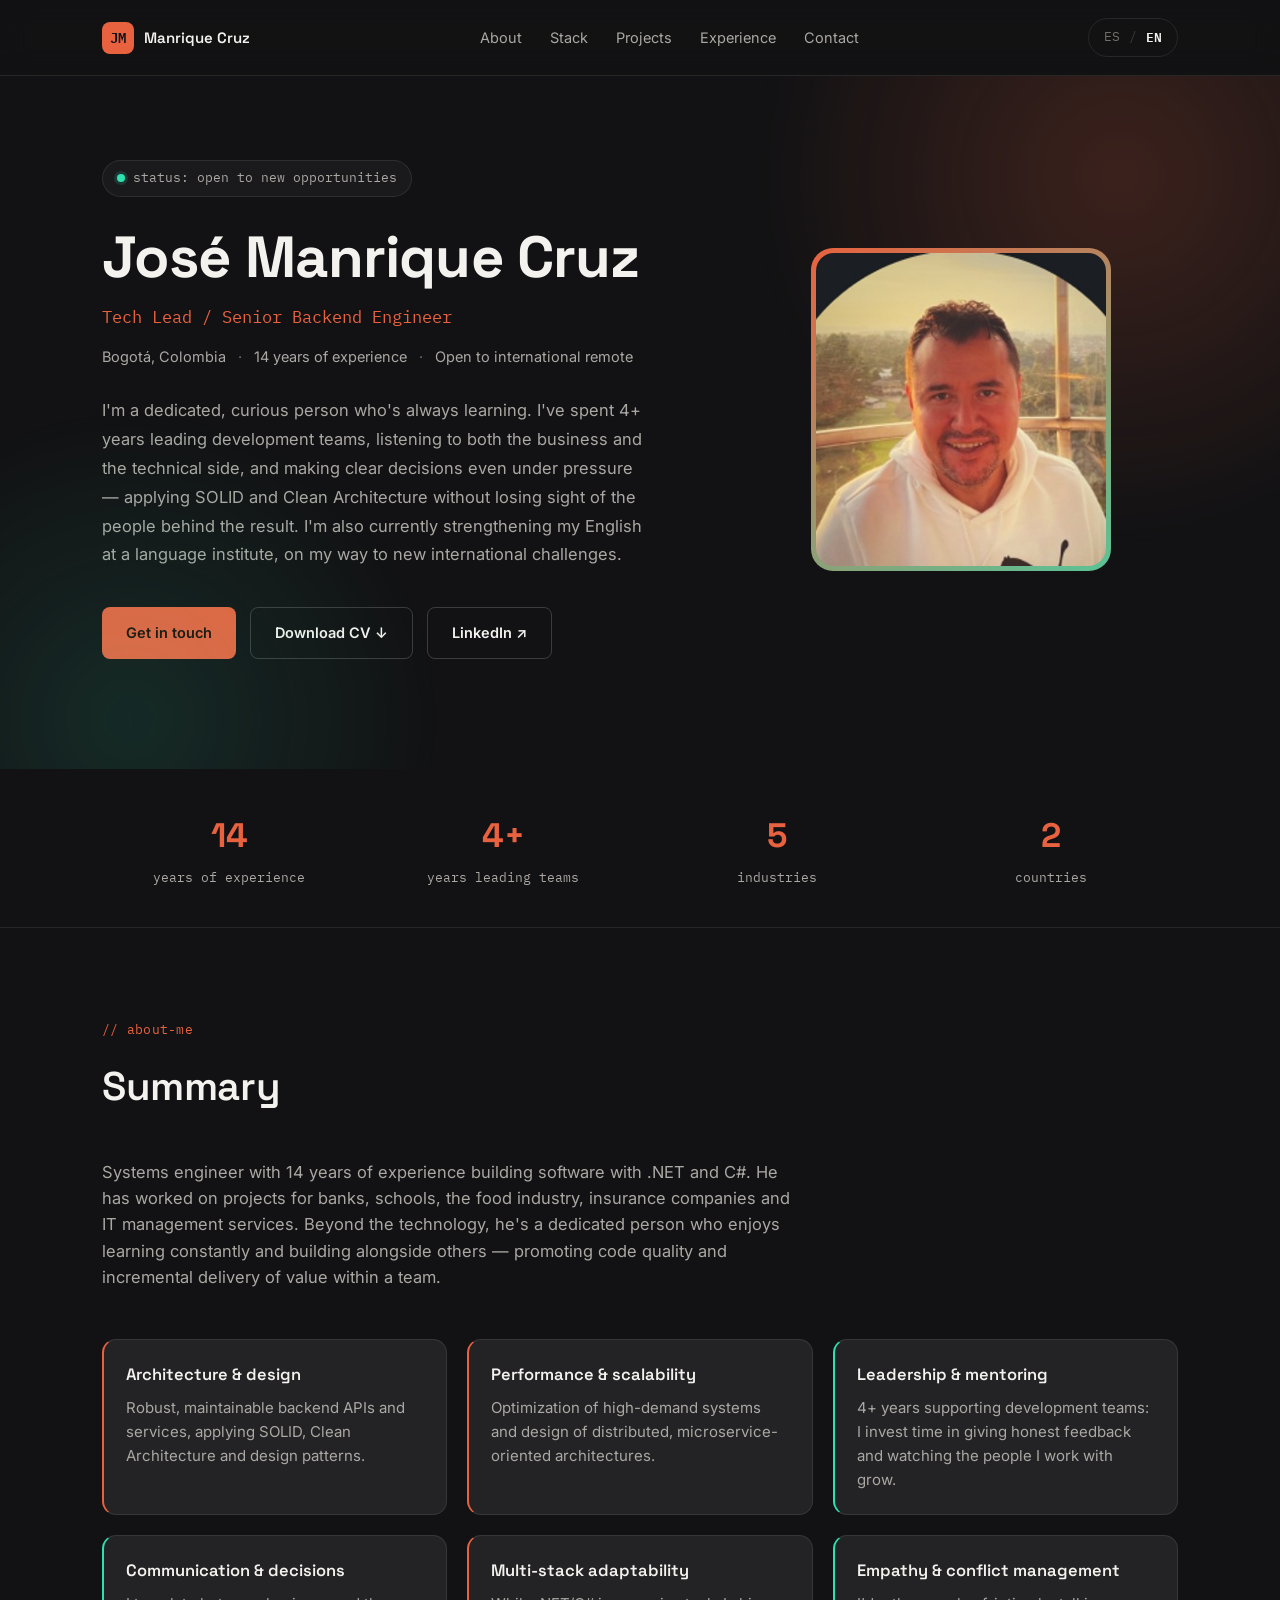
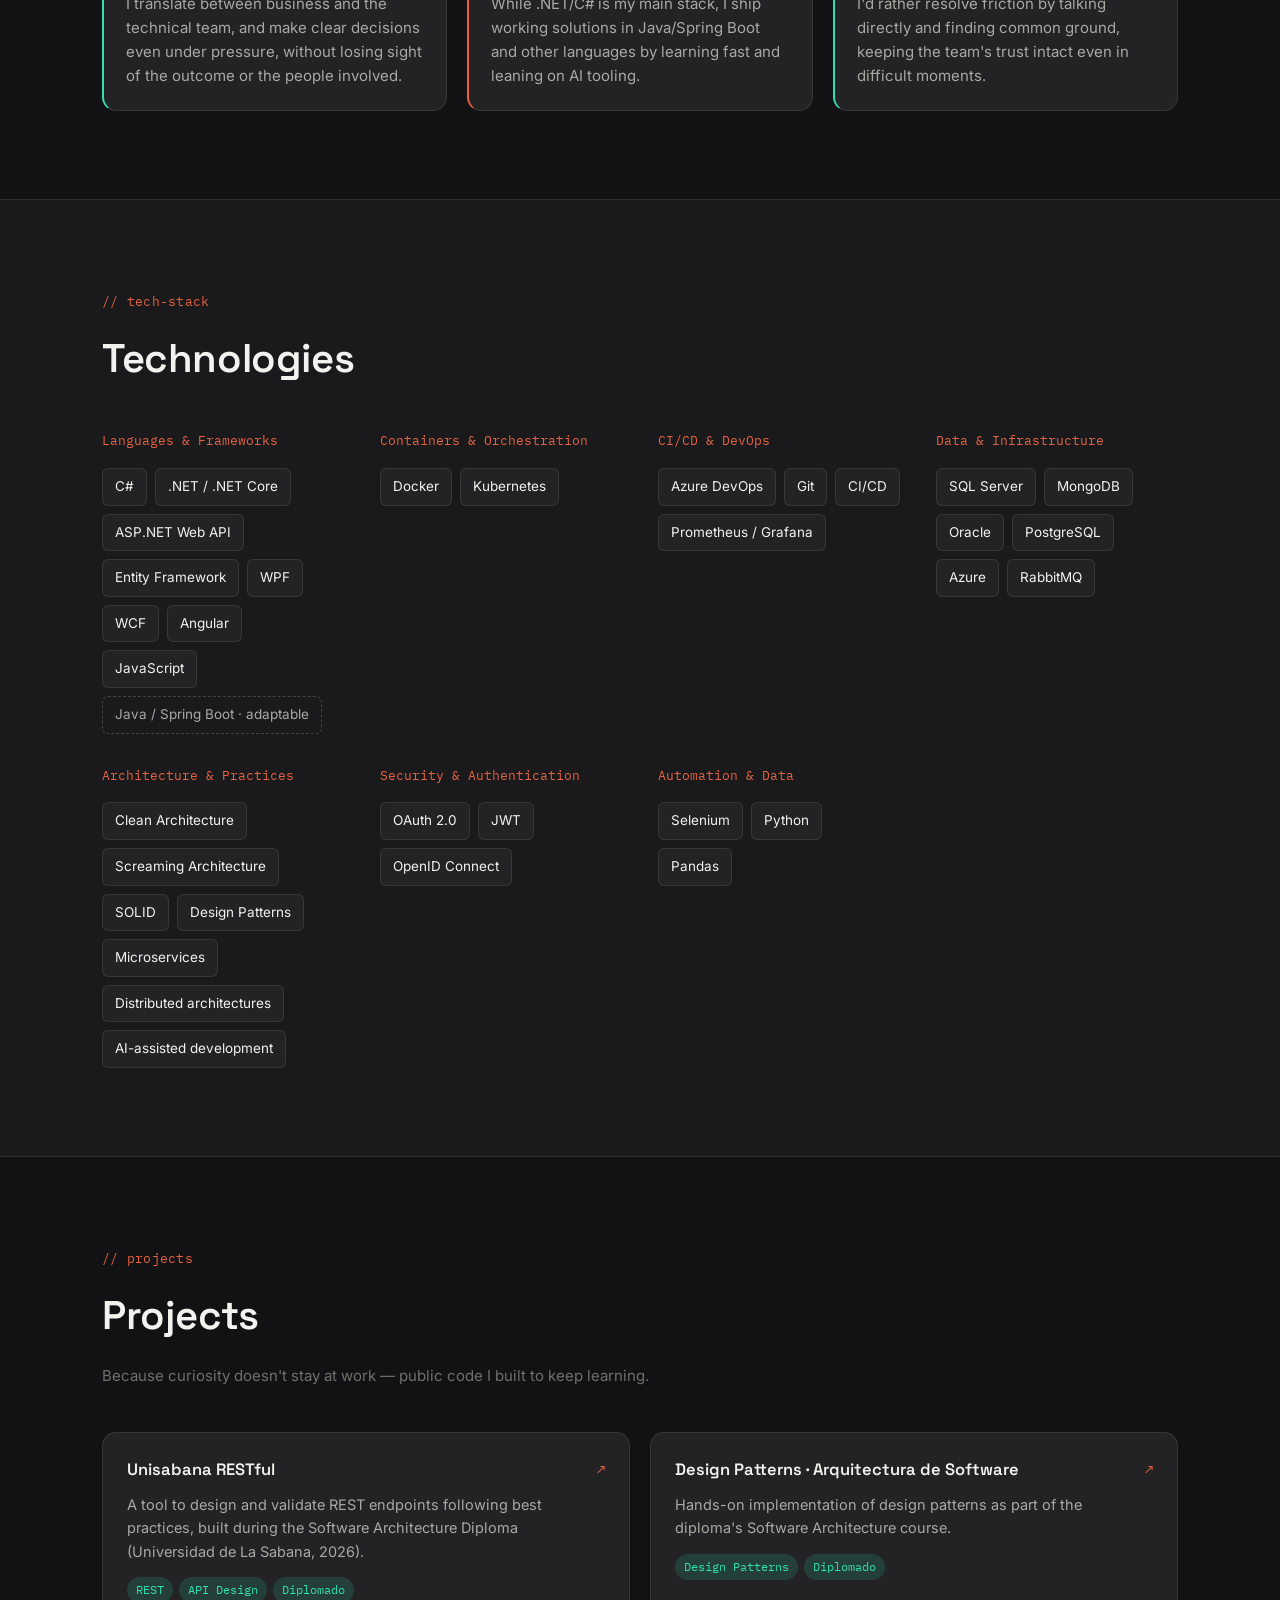
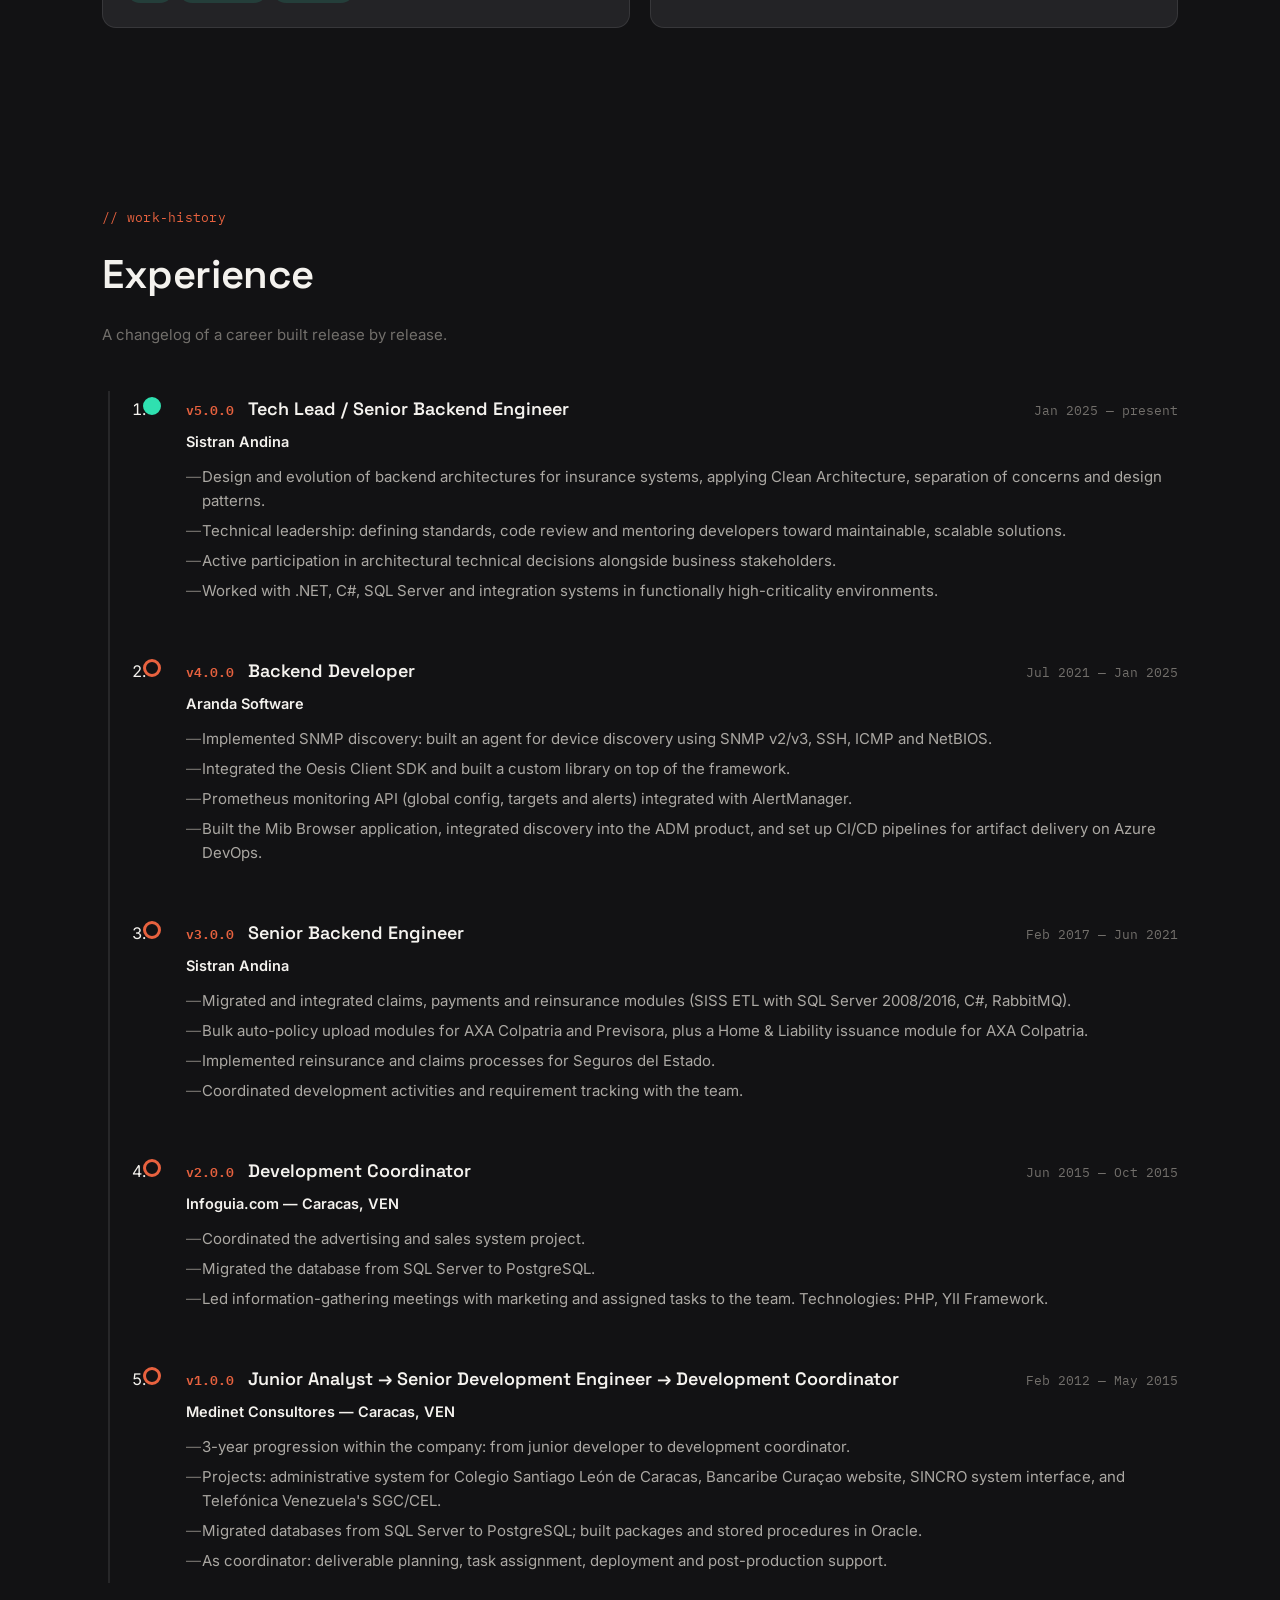
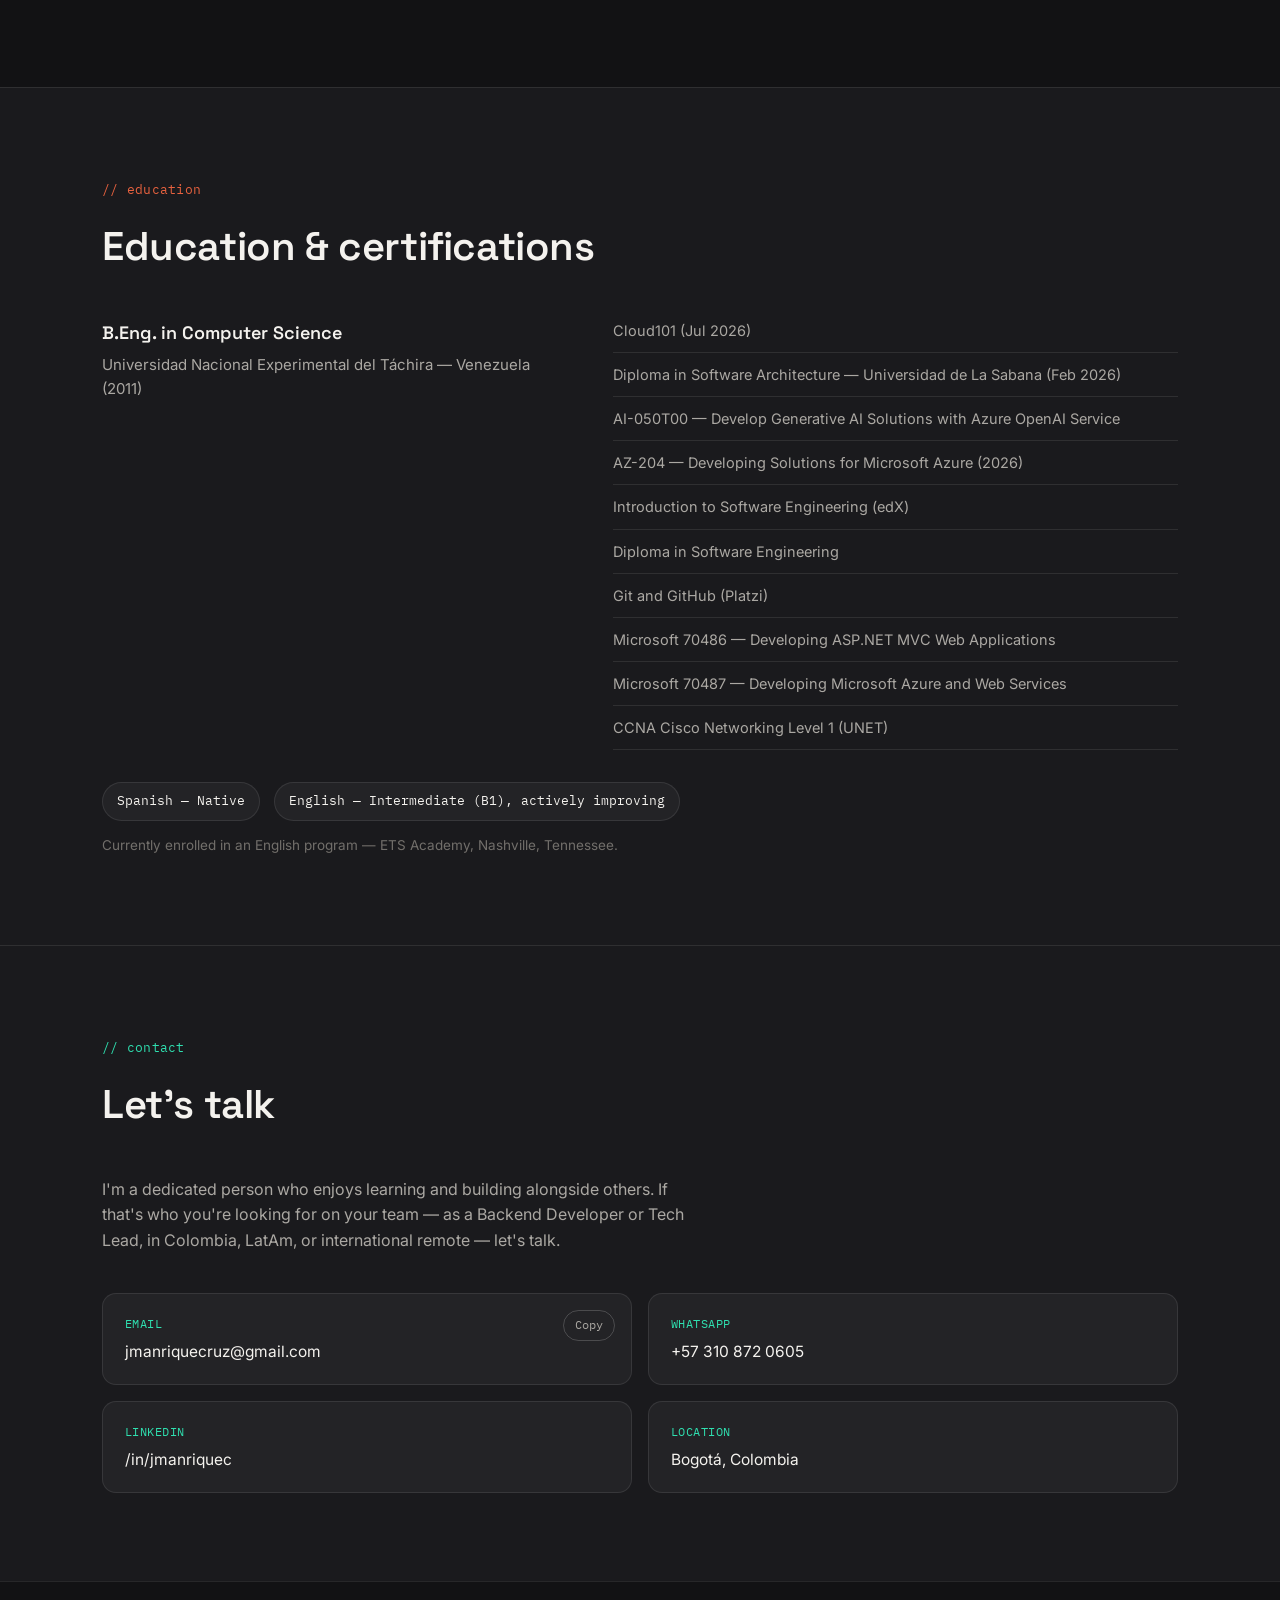
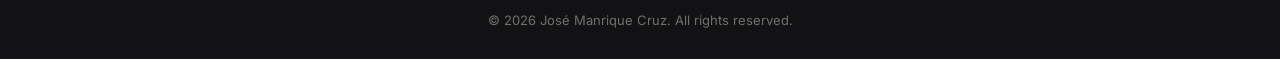
<file: index.html>
<!DOCTYPE html>
<html lang="es">
<head>
<meta charset="UTF-8">
<meta name="viewport" content="width=device-width, initial-scale=1.0">
<title>José Manrique Cruz — Tech Lead / Senior Backend Engineer</title>
<meta name="description" content="José Manrique Cruz — Ingeniero de Sistemas, Tech Lead / Senior Backend Engineer especializado en .NET, C# y arquitecturas backend escalables.">
<link rel="preconnect" href="https://fonts.googleapis.com">
<link href="https://fonts.googleapis.com/css2?family=IBM+Plex+Mono:wght@400;500;600&family=Space+Grotesk:wght@500;600;700&family=Inter:wght@400;500;600;700&display=swap" rel="stylesheet">
<link rel="stylesheet" href="styles.css">
</head>
<body>

<div class="scroll-progress" id="scrollProgress" aria-hidden="true"></div>

<!-- ============ NAV ============ -->
<header class="nav" id="nav">
  <div class="nav__inner">
    <a href="#top" class="nav__brand" aria-label="José Manrique Cruz">
      <span class="nav__brand-mark">JM</span>
      <span class="nav__brand-name">Manrique Cruz</span>
    </a>

    <nav class="nav__links" id="navLinks">
      <a href="#about" data-i18n="nav.about">Sobre mí</a>
      <a href="#stack" data-i18n="nav.stack">Stack</a>
      <a href="#projects" data-i18n="nav.projects">Proyectos</a>
      <a href="#experience" data-i18n="nav.experience">Experiencia</a>
      <a href="#contact" data-i18n="nav.contact">Contacto</a>
    </nav>

    <div class="nav__actions">
      <button class="lang-toggle" id="langToggle" type="button" aria-label="Cambiar idioma">
        <span class="lang-toggle__opt is-active" data-lang-opt="es">ES</span>
        <span class="lang-toggle__sep">/</span>
        <span class="lang-toggle__opt" data-lang-opt="en">EN</span>
      </button>
      <button class="nav__burger" id="navBurger" aria-label="Abrir menú" aria-expanded="false">
        <span></span><span></span><span></span>
      </button>
    </div>
  </div>
</header>

<main id="top">

  <!-- ============ HERO ============ -->
  <section class="hero" id="hero">
    <div class="hero__inner">
      <div class="hero__text">
        <p class="terminal">
          <span class="terminal__dot" aria-hidden="true"></span>
          <span data-i18n="hero.status">status: abierto a nuevas oportunidades</span>
        </p>

        <h1 class="hero__name">José Manrique Cruz</h1>
        <p class="hero__role" data-i18n="hero.role">Tech Lead / Senior Backend Engineer</p>

        <p class="hero__meta">
          <span data-i18n="hero.location">Bogotá, Colombia</span>
          <span class="hero__meta-sep">·</span>
          <span data-i18n="hero.exp">14 años de experiencia</span>
          <span class="hero__meta-sep">·</span>
          <span data-i18n="hero.remote">Abierto a remoto internacional</span>
        </p>

        <p class="hero__pitch" data-i18n="hero.pitch">
          Soy una persona dedicada y curiosa, en aprendizaje constante. Llevo más de 4 años liderando
          equipos de desarrollo, escuchando tanto al negocio como al equipo técnico y tomando decisiones
          claras incluso bajo presión — aplicando SOLID y Clean Architecture sin perder de vista a las
          personas detrás del resultado. Hoy también estoy fortaleciendo mi inglés en un instituto,
          camino a nuevos retos internacionales.
        </p>

        <div class="hero__cta">
          <a class="btn btn--primary" href="mailto:jmanriquecruz@gmail.com" data-i18n="hero.ctaEmail">Escribirme</a>
          <a class="btn btn--ghost" id="cvDownload" href="cv/Jose_ManriqueCruz_CV_ES.pdf" download data-i18n="hero.ctaCv">Descargar CV ↓</a>
          <a class="btn btn--ghost" href="https://www.linkedin.com/in/jmanriquec" target="_blank" rel="noopener">LinkedIn ↗</a>
        </div>
      </div>

      <div class="hero__photo-wrap">
        <div class="hero__photo-frame">
          <img class="hero__photo" src="photo.jpeg" alt="Foto de José Manrique Cruz">
        </div>
      </div>
    </div>
  </section>

  <!-- ============ KEY NUMBERS ============ -->
  <section class="stats">
    <div class="section__inner stats__inner">
      <div class="stat">
        <span class="stat__value">14</span>
        <span class="stat__label" data-i18n="stats.years">años de experiencia</span>
      </div>
      <div class="stat">
        <span class="stat__value">4+</span>
        <span class="stat__label" data-i18n="stats.leading">años liderando equipos</span>
      </div>
      <div class="stat">
        <span class="stat__value">5</span>
        <span class="stat__label" data-i18n="stats.industries">industrias distintas</span>
      </div>
      <div class="stat">
        <span class="stat__value">2</span>
        <span class="stat__label" data-i18n="stats.countries">países</span>
      </div>
    </div>
  </section>

  <!-- ============ ABOUT / STRENGTHS ============ -->
  <section class="section" id="about">
    <div class="section__inner">
      <p class="eyebrow" data-i18n="about.eyebrow">// sobre-mí</p>
      <h2 class="section__title" data-i18n="about.title">Extracto</h2>
      <p class="about__text" data-i18n="about.text">
        Ingeniero de sistemas con más de 10 años de experiencia en desarrollo de software usando .NET
        y C#. He trabajado en proyectos para bancos, colegios, la industria de alimentos, aseguradoras
        y empresas de gestión de TI. Más allá de la tecnología, soy una persona dedicada que disfruta
        aprender constantemente y construir junto a otros — promoviendo calidad de código y entregas
        incrementales de valor dentro de un equipo.
      </p>

      <div class="strengths">
        <div class="strength">
          <p class="strength__title" data-i18n="about.s1t">Arquitectura &amp; diseño</p>
          <p class="strength__desc" data-i18n="about.s1d">APIs y servicios backend robustos y mantenibles, aplicando SOLID, Clean Architecture y patrones de diseño.</p>
        </div>
        <div class="strength">
          <p class="strength__title" data-i18n="about.s2t">Rendimiento &amp; escalabilidad</p>
          <p class="strength__desc" data-i18n="about.s2d">Optimización de sistemas de alta demanda y diseño de arquitecturas distribuidas orientadas a microservicios.</p>
        </div>
        <div class="strength strength--soft">
          <p class="strength__title" data-i18n="about.s3t">Liderazgo &amp; mentoría</p>
          <p class="strength__desc" data-i18n="about.s3d">4+ años acompañando equipos de desarrollo: invierto tiempo en dar retroalimentación honesta y en ver crecer a las personas con las que trabajo.</p>
        </div>
        <div class="strength strength--soft">
          <p class="strength__title" data-i18n="about.s4t">Comunicación &amp; decisiones</p>
          <p class="strength__desc" data-i18n="about.s4d">Traduzco entre negocio y equipo técnico, y tomo decisiones claras incluso bajo presión, sin perder de vista ni el resultado ni a las personas.</p>
        </div>
        <div class="strength">
          <p class="strength__title" data-i18n="about.s5t">Adaptabilidad multi-stack</p>
          <p class="strength__desc" data-i18n="about.s5d">Aunque .NET/C# es mi stack principal, entrego soluciones funcionales en Java/Spring Boot y otros lenguajes apoyándome en aprendizaje rápido y herramientas de IA.</p>
        </div>
        <div class="strength strength--soft">
          <p class="strength__title" data-i18n="about.s6t">Empatía &amp; manejo de conflictos</p>
          <p class="strength__desc" data-i18n="about.s6d">Prefiero resolver la fricción hablando directamente y buscando el punto en común, manteniendo la confianza del equipo incluso en momentos difíciles.</p>
        </div>
      </div>
    </div>
  </section>

  <!-- ============ STACK ============ -->
  <section class="section section--tint" id="stack">
    <div class="section__inner">
      <p class="eyebrow" data-i18n="stack.eyebrow">// stack-técnico</p>
      <h2 class="section__title" data-i18n="stack.title">Tecnologías</h2>

      <div class="stackgrid">
        <div class="stackgroup">
          <p class="stackgroup__title" data-i18n="stack.g1">Lenguajes &amp; Frameworks</p>
          <ul class="tags">
            <li>C#</li><li>.NET / .NET Core</li><li>ASP.NET Web API</li><li>Entity Framework</li><li>WPF</li>
            <li>WCF</li><li>Angular</li><li>JavaScript</li>
            <li class="tag--secondary" data-i18n="stack.java">Java / Spring Boot · adaptable</li>
          </ul>
        </div>
        <div class="stackgroup">
          <p class="stackgroup__title" data-i18n="stack.g6">Contenedores &amp; Orquestación</p>
          <ul class="tags">
            <li>Docker</li><li>Kubernetes</li>
          </ul>
        </div>
        <div class="stackgroup">
          <p class="stackgroup__title" data-i18n="stack.g7">CI/CD &amp; DevOps</p>
          <ul class="tags">
            <li>Azure DevOps</li><li>Git</li><li>CI/CD</li><li>Prometheus / Grafana</li>
          </ul>
        </div>
        <div class="stackgroup">
          <p class="stackgroup__title" data-i18n="stack.g2">Datos &amp; Infraestructura</p>
          <ul class="tags">
            <li>SQL Server</li><li>MongoDB</li><li>Oracle</li><li>PostgreSQL</li>
            <li>Azure</li><li>RabbitMQ</li>
          </ul>
        </div>
        <div class="stackgroup">
          <p class="stackgroup__title" data-i18n="stack.g3">Arquitectura &amp; Prácticas</p>
          <ul class="tags">
            <li>Clean Architecture</li><li>Screaming Architecture</li><li>SOLID</li><li>Design Patterns</li>
            <li data-i18n="stack.microservices">Microservicios</li><li data-i18n="stack.distributed">Arquitecturas distribuidas</li>
            <li data-i18n="stack.ai">Desarrollo asistido por IA</li>
          </ul>
        </div>
        <div class="stackgroup">
          <p class="stackgroup__title" data-i18n="stack.g4">Seguridad &amp; Autenticación</p>
          <ul class="tags">
            <li>OAuth 2.0</li><li>JWT</li><li>OpenID Connect</li>
          </ul>
        </div>
        <div class="stackgroup">
          <p class="stackgroup__title" data-i18n="stack.g5">Automatización &amp; Datos</p>
          <ul class="tags">
            <li>Selenium</li><li>Python</li><li>Pandas</li>
          </ul>
        </div>
      </div>
    </div>
  </section>

  <!-- ============ PROJECTS ============ -->
  <section class="section" id="projects">
    <div class="section__inner">
      <p class="eyebrow" data-i18n="projects.eyebrow">// proyectos</p>
      <h2 class="section__title" data-i18n="projects.title">Proyectos</h2>
      <p class="exp__subtitle" data-i18n="projects.subtitle">Porque la curiosidad no se queda solo en el trabajo — código público que construí para seguir aprendiendo.</p>

      <div class="projects" id="projects-grid"></div>
    </div>
  </section>

  <!-- ============ EXPERIENCE (changelog style) ============ -->
  <section class="section" id="experience">
    <div class="section__inner">
      <p class="eyebrow" data-i18n="exp.eyebrow">// historial-laboral</p>
      <h2 class="section__title" data-i18n="exp.title">Experiencia</h2>
      <p class="exp__subtitle" data-i18n="exp.subtitle">Un changelog de una carrera construida versión sobre versión.</p>

      <ol class="changelog" id="changelog">
        <!-- items injected by content.js for i18n consistency, see role list below (fallback static ES markup) -->
      </ol>
    </div>
  </section>

  <!-- ============ EDUCATION / CERTS ============ -->
  <section class="section section--tint" id="education">
    <div class="section__inner">
      <p class="eyebrow" data-i18n="edu.eyebrow">// formación</p>
      <h2 class="section__title" data-i18n="edu.title">Educación &amp; certificaciones</h2>

      <div class="edugrid">
        <div class="edu">
          <p class="edu__degree" data-i18n="edu.degree">Ingeniería en Informática</p>
          <p class="edu__school">Universidad Nacional Experimental del Táchira — Venezuela (2011)</p>
        </div>

        <ul class="certs">
          <li data-i18n="edu.c0">Cloud101 (jul. 2026)</li>
          <li data-i18n="edu.c1">Diplomado en Arquitectura de Software — Universidad de La Sabana (feb. 2026)</li>
          <li>AI-050T00 — Develop Generative AI Solutions with Azure OpenAI Service</li>
          <li>AZ-204 — Developing Solutions for Microsoft Azure (2026)</li>
          <li data-i18n="edu.c3">Introducción a la Ingeniería del Software (edX)</li>
          <li data-i18n="edu.c4">Diplomado en Ingeniería de Software</li>
          <li>Git and GitHub (Platzi)</li>
          <li>Microsoft 70486 — Developing ASP.NET MVC Web Applications</li>
          <li>Microsoft 70487 — Developing Microsoft Azure and Web Services</li>
          <li data-i18n="edu.c8">CCNA Cisco Networking Level 1 (UNET)</li>
        </ul>
      </div>

      <div class="langs">
        <span class="langs__item" data-i18n="edu.langEs">Español — Nativo</span>
        <span class="langs__item" data-i18n="edu.langEn">Inglés — Intermedio (B1), en formación activa</span>
      </div>
      <p class="edu__note" data-i18n="edu.note">Actualmente en programa de inglés — ETS Academy, Nashville, Tennessee.</p>
    </div>
  </section>

  <!-- ============ CONTACT ============ -->
  <section class="section contact" id="contact">
    <div class="section__inner contact__inner">
      <p class="eyebrow" data-i18n="contact.eyebrow">// contacto</p>
      <h2 class="section__title" data-i18n="contact.title">Hablemos</h2>
      <p class="contact__text" data-i18n="contact.text">
        Soy una persona dedicada, que disfruta aprender y construir junto a otros. Si buscas a alguien
        así para tu equipo — como Backend Developer o Tech Lead, en Colombia, LatAm o remoto
        internacional — hablemos.
      </p>

      <div class="contact__grid">
        <div class="contact__card contact__card--email">
          <a href="mailto:jmanriquecruz@gmail.com" class="contact__card-link">
            <span class="contact__label" data-i18n="contact.email">Email</span>
            <span class="contact__value">jmanriquecruz@gmail.com</span>
          </a>
          <button type="button" class="copy-btn" id="copyEmailBtn" data-email="jmanriquecruz@gmail.com" data-i18n="contact.copy" aria-label="Copiar email">Copiar</button>
        </div>
        <a class="contact__card" href="https://wa.me/573108720605" target="_blank" rel="noopener">
          <span class="contact__label">WhatsApp</span>
          <span class="contact__value">+57 310 872 0605</span>
        </a>
        <a class="contact__card" href="https://www.linkedin.com/in/jmanriquec" target="_blank" rel="noopener">
          <span class="contact__label">LinkedIn</span>
          <span class="contact__value">/in/jmanriquec</span>
        </a>
        <div class="contact__card contact__card--static">
          <span class="contact__label" data-i18n="contact.location">Ubicación</span>
          <span class="contact__value">Bogotá, Colombia</span>
        </div>
      </div>
    </div>
  </section>

</main>

<button type="button" class="back-to-top" id="backToTop" aria-label="Volver arriba">↑</button>

<footer class="footer">
  <p>&copy; <span id="year"></span> José Manrique Cruz. <span data-i18n="footer.rights">Todos los derechos reservados.</span></p>
</footer>

<script src="i18n.js"></script>
<script src="content.js"></script>
<script src="app.js"></script>
</body>
</html>
</file>
<file: styles.css>
/* ==========================================================================
   DESIGN TOKENS
   ------------------------------------------------------------------------
   Tema oscuro continuo (sin bandas claras/oscuras alternadas). Coral como
   acento principal, turquesa reservado como firma puntual (status, dot,
   un detalle por sección como máximo).
   ========================================================================== */
:root {
  /* surfaces */
  --bg-0: #121214;   /* base de página */
  --bg-1: #1A1A1D;   /* paneles / bandas sutiles */
  --bg-2: #232326;   /* tarjetas */
  --bg-3: #2C2C30;   /* hover / elevado */

  /* borders */
  --line: rgba(255,255,255,0.09);
  --line-strong: rgba(255,255,255,0.18);

  /* text */
  --ink: #F4F2EE;
  --ink-dim: #ABA8A3;
  --ink-faint: #726F6B;

  /* accent */
  --coral: #E8623F;
  --coral-soft: rgba(232,98,63,0.14);
  --coral-line: rgba(232,98,63,0.35);
  --teal: #2FE0B0;
  --teal-soft: rgba(47,224,176,0.14);

  /* type */
  --font-display: 'Space Grotesk', 'IBM Plex Sans', sans-serif;
  --font-body: 'Inter', 'IBM Plex Sans', sans-serif;
  --font-mono: 'IBM Plex Mono', ui-monospace, monospace;

  /* layout */
  --maxw: 1140px;
  --radius: 14px;
  --radius-sm: 8px;
  --nav-h: 76px;
}

/* ==========================================================================
   RESET
   ========================================================================== */
* { box-sizing: border-box; }
html { scroll-behavior: smooth; overflow-x: hidden; }
body {
  margin: 0;
  background: var(--bg-0);
  color: var(--ink);
  font-family: var(--font-body);
  font-size: 16px;
  line-height: 1.6;
  -webkit-font-smoothing: antialiased;
  overflow-x: hidden;
  width: 100%;
}
img { max-width: 100%; display: block; }
a { color: inherit; text-decoration: none; }
ul { list-style: none; margin: 0; padding: 0; }
h1, h2, h3, p { margin: 0; }
button { font: inherit; background: none; border: none; cursor: pointer; }

:focus-visible { outline: 2px solid var(--teal); outline-offset: 3px; }

@media (prefers-reduced-motion: reduce) {
  html { scroll-behavior: auto; }
  * { animation-duration: 0.01ms !important; transition-duration: 0.01ms !important; }
}

/* ==========================================================================
   LAYOUT HELPERS
   ========================================================================== */
.section__inner, .nav__inner { max-width: var(--maxw); margin: 0 auto; padding: 0 32px; }
.section { padding: 88px 0; position: relative; }
.section--tint { background: var(--bg-1); border-top: 1px solid var(--line); border-bottom: 1px solid var(--line); }

.eyebrow {
  display: inline-flex;
  align-items: center;
  gap: 8px;
  font-family: var(--font-mono);
  font-size: 13px;
  color: var(--coral);
  letter-spacing: 0.02em;
  margin-bottom: 14px;
}
.section__title {
  font-family: var(--font-display);
  font-weight: 600;
  font-size: clamp(28px, 3.4vw, 40px);
  letter-spacing: -0.01em;
  color: var(--ink);
  margin-bottom: 40px;
}

/* ==========================================================================
   SCROLL PROGRESS
   ========================================================================== */
.scroll-progress {
  position: fixed;
  top: 0; left: 0;
  height: 3px;
  width: 0%;
  background: linear-gradient(90deg, var(--coral), var(--teal));
  z-index: 60;
  transition: width .1s linear;
}

/* ==========================================================================
   NAV
   ========================================================================== */
.nav {
  position: sticky;
  top: 0;
  z-index: 50;
  height: var(--nav-h);
  background: rgba(18, 18, 20, 0.78);
  backdrop-filter: blur(14px);
  border-bottom: 1px solid var(--line);
  transition: box-shadow .25s ease, border-color .25s ease;
}
.nav.is-scrolled { box-shadow: 0 8px 24px rgba(0,0,0,0.28); border-color: var(--line-strong); }
.nav__inner { height: 100%; display: flex; align-items: center; justify-content: space-between; gap: 24px; }
.nav__brand { display: flex; align-items: center; gap: 10px; }
.nav__brand-mark {
  font-family: var(--font-mono);
  font-weight: 600;
  font-size: 14px;
  color: var(--bg-0);
  background: var(--coral);
  width: 32px; height: 32px;
  border-radius: 8px;
  display: grid; place-items: center;
}
.nav__brand-name { font-family: var(--font-display); font-weight: 600; font-size: 15px; color: var(--ink); }
.nav__links { display: flex; gap: 28px; font-size: 14.5px; color: var(--ink-dim); }
.nav__links a { transition: color .15s ease; }
.nav__links a:hover { color: var(--ink); }
.nav__links a.is-active { color: var(--coral); }

.nav__actions { display: flex; align-items: center; gap: 16px; }
.lang-toggle {
  display: flex; align-items: center; gap: 6px;
  font-family: var(--font-mono); font-size: 13px; color: var(--ink-dim);
  border: 1px solid var(--line); border-radius: 999px; padding: 6px 12px;
}
.lang-toggle__opt { padding: 2px 3px; color: var(--ink-faint); transition: color .15s ease; }
.lang-toggle__opt.is-active { color: var(--ink); font-weight: 600; }
.lang-toggle__sep { color: var(--line-strong); }

.nav__burger { display: none; flex-direction: column; gap: 4px; width: 24px; }
.nav__burger span { height: 2px; background: var(--ink); border-radius: 2px; }

/* ==========================================================================
   BUTTONS
   ========================================================================== */
.btn {
  display: inline-flex; align-items: center; justify-content: center;
  padding: 13px 24px; border-radius: var(--radius-sm);
  font-size: 14.5px; font-weight: 600;
  transition: transform .15s ease, background .15s ease, border-color .15s ease;
}
.btn--primary { background: var(--coral); color: #1A0D08; }
.btn--primary:hover { background: #F0764F; transform: translateY(-1px); }
.btn--ghost { border: 1px solid var(--line-strong); color: var(--ink); }
.btn--ghost:hover { border-color: var(--ink); transform: translateY(-1px); }

/* ==========================================================================
   HERO
   ========================================================================== */
.hero { position: relative; overflow: hidden; }
.hero::before {
  content: "";
  position: absolute;
  top: -280px; right: -220px;
  width: 760px; height: 760px;
  background: radial-gradient(circle, rgba(232,98,63,0.20) 0%, rgba(232,98,63,0) 68%);
  filter: blur(10px);
  pointer-events: none;
}
.hero::after {
  content: "";
  position: absolute;
  bottom: -260px; left: -180px;
  width: 620px; height: 620px;
  background: radial-gradient(circle, rgba(47,224,176,0.12) 0%, rgba(47,224,176,0) 70%);
  filter: blur(10px);
  pointer-events: none;
}
.hero__inner {
  position: relative;
  max-width: var(--maxw);
  margin: 0 auto;
  padding: 84px 32px 110px;
  display: grid;
  grid-template-columns: 1.15fr 0.85fr;
  gap: 56px;
  align-items: center;
}

@keyframes rise-in {
  from { opacity: 0; transform: translateY(22px); }
  to { opacity: 1; transform: none; }
}
.hero__text { animation: rise-in .7s ease both; }
.hero__photo-wrap { animation: rise-in .8s ease .15s both; }

.terminal {
  display: inline-flex; align-items: center; gap: 8px;
  font-family: var(--font-mono); font-size: 13px; color: var(--ink-dim);
  background: var(--bg-1); border: 1px solid var(--line);
  padding: 7px 14px; border-radius: 999px; margin-bottom: 30px;
}
.terminal__dot {
  width: 8px; height: 8px; border-radius: 50%;
  background: var(--teal);
  box-shadow: 0 0 0 3px var(--teal-soft);
}

.hero__name {
  font-family: var(--font-display);
  font-weight: 700;
  font-size: clamp(38px, 4.8vw, 58px);
  line-height: 1.05;
  letter-spacing: -0.015em;
  color: var(--ink);
}
.hero__role {
  font-family: var(--font-mono);
  font-size: 17px;
  color: var(--coral);
  margin-top: 16px;
}
.hero__meta { margin-top: 14px; color: var(--ink-dim); font-size: 14.5px; }
.hero__meta-sep { margin: 0 8px; color: var(--ink-faint); }

.hero__pitch { margin-top: 28px; max-width: 54ch; color: var(--ink-dim); font-size: 16.5px; line-height: 1.75; }

.hero__cta { display: flex; gap: 14px; margin-top: 38px; }

.hero__photo-wrap { position: relative; justify-self: center; }
.hero__photo-frame {
  position: relative;
  width: 300px;
  border-radius: 22px;
  padding: 5px;
  background: linear-gradient(150deg, var(--coral), var(--teal) 130%);
}
.hero__photo {
  width: 100%;
  aspect-ratio: 1 / 1.08;
  object-fit: cover;
  object-position: center 22%;
  border-radius: 18px;
  display: block;
}

/* ==========================================================================
   KEY NUMBERS STRIP
   ========================================================================== */
.stats { padding: 40px 0; border-bottom: 1px solid var(--line); }
.stats__inner {
  display: grid;
  grid-template-columns: repeat(4, 1fr);
  gap: 20px;
  text-align: center;
}
.stat { display: flex; flex-direction: column; gap: 4px; }
.stat__value { font-family: var(--font-display); font-weight: 700; font-size: clamp(26px, 3vw, 34px); color: var(--coral); }
.stat__label { font-family: var(--font-mono); font-size: 12.5px; color: var(--ink-dim); }

/* ==========================================================================
   ABOUT
   ========================================================================== */
.about__text { max-width: 70ch; color: var(--ink-dim); font-size: 16.5px; margin-bottom: 48px; }
.strengths { display: grid; grid-template-columns: repeat(auto-fit, minmax(280px, 1fr)); gap: 20px; }
.strength {
  padding: 22px;
  background: var(--bg-2);
  border: 1px solid var(--line);
  border-radius: var(--radius);
  border-left: 2px solid var(--coral);
  transition: border-color .15s ease, background .15s ease, transform .15s ease;
}
.strength:hover { background: var(--bg-3); transform: translateY(-2px); }
.strength.strength--soft:hover { border-left-color: var(--teal); }
.strength__title { font-family: var(--font-display); font-weight: 600; font-size: 16.5px; color: var(--ink); margin-bottom: 8px; }
.strength__desc { color: var(--ink-dim); font-size: 15px; }
.strength--soft { border-left-color: var(--teal); }

/* ==========================================================================
   STACK
   ========================================================================== */
.stackgrid { display: grid; grid-template-columns: repeat(auto-fit, minmax(230px, 1fr)); gap: 32px 36px; }
.stackgroup__title { font-family: var(--font-mono); font-size: 13px; color: var(--coral); margin-bottom: 16px; }
.tags { display: flex; flex-wrap: wrap; gap: 8px; }
.tags li {
  font-size: 13.5px; color: var(--ink);
  background: var(--bg-2); border: 1px solid var(--line);
  padding: 7px 12px; border-radius: 6px;
}
.tags li.tag--secondary { background: transparent; border-style: dashed; border-color: var(--line-strong); color: var(--ink-dim); }

/* ==========================================================================
   PROJECTS
   ========================================================================== */
.projects { display: grid; grid-template-columns: repeat(auto-fit, minmax(300px, 1fr)); gap: 20px; }
.project {
  display: block; padding: 24px;
  border: 1px solid var(--line); border-radius: var(--radius);
  background: var(--bg-2);
  transition: border-color .15s ease, transform .15s ease, background .15s ease;
}
a.project:hover { border-color: var(--coral-line); background: var(--bg-3); transform: translateY(-2px); }
.project__head { display: flex; align-items: center; justify-content: space-between; gap: 12px; margin-bottom: 10px; }
.project__name { font-family: var(--font-display); font-weight: 600; font-size: 16.5px; color: var(--ink); }
.project__arrow { font-family: var(--font-mono); color: var(--coral); font-size: 14px; }
.project__desc { color: var(--ink-dim); font-size: 14.5px; margin-bottom: 14px; }
.project__tags { display: flex; flex-wrap: wrap; gap: 6px; }
.project__tags span {
  font-family: var(--font-mono); font-size: 11.5px; color: var(--teal);
  background: var(--teal-soft); padding: 4px 9px; border-radius: 999px;
}

/* ==========================================================================
   EXPERIENCE — changelog
   ========================================================================== */
.exp__subtitle { color: var(--ink-faint); font-size: 15px; margin-top: -24px; margin-bottom: 44px; }

.changelog { position: relative; border-left: 2px solid var(--line); margin-left: 6px; }
.changelog__item { position: relative; padding: 4px 0 44px 36px; }
.changelog__item:last-child { padding-bottom: 4px; }
.changelog__item::before {
  content: ""; position: absolute; left: -7px; top: 6px;
  width: 12px; height: 12px; border-radius: 50%;
  background: var(--bg-0); border: 3px solid var(--coral);
}
.changelog__item.is-current::before { background: var(--teal); border-color: var(--teal); }

.changelog__head { display: flex; flex-wrap: wrap; align-items: baseline; gap: 10px 14px; margin-bottom: 6px; }
.changelog__version { font-family: var(--font-mono); font-size: 13px; font-weight: 600; color: var(--coral); }
.changelog__role { font-family: var(--font-display); font-weight: 600; font-size: 18px; color: var(--ink); }
.changelog__dates { font-family: var(--font-mono); font-size: 12.5px; color: var(--ink-faint); margin-left: auto; }
.changelog__company { color: var(--ink-dim); font-size: 14.5px; margin-bottom: 12px; }
.changelog__company b { color: var(--ink); font-weight: 600; }
.changelog__list { color: var(--ink-dim); font-size: 15px; }
.changelog__list li { position: relative; padding-left: 16px; margin-bottom: 6px; }
.changelog__list li::before { content: "—"; position: absolute; left: 0; color: var(--ink-faint); }

/* ==========================================================================
   EDUCATION
   ========================================================================== */
.edugrid { display: grid; grid-template-columns: 0.9fr 1.1fr; gap: 48px; margin-bottom: 32px; }
.edu__degree { font-family: var(--font-display); font-weight: 600; font-size: 18px; color: var(--ink); margin-bottom: 6px; }
.edu__school { color: var(--ink-dim); font-size: 15px; }
.certs li { font-size: 14.5px; color: var(--ink-dim); padding: 10px 0; border-bottom: 1px solid var(--line); }
.certs li:first-child { padding-top: 0; }

.langs { display: flex; gap: 14px; flex-wrap: wrap; }
.langs__item {
  font-family: var(--font-mono); font-size: 13px; color: var(--ink);
  background: var(--bg-2); border: 1px solid var(--line);
  padding: 8px 14px; border-radius: 999px;
}
.edu__note { margin-top: 14px; font-size: 13.5px; color: var(--ink-faint); }

/* ==========================================================================
   CONTACT
   ========================================================================== */
.contact { background: var(--bg-1); }
.contact .eyebrow { color: var(--teal); }
.contact__text { color: var(--ink-dim); max-width: 60ch; margin-bottom: 40px; font-size: 16px; }

.contact__grid { display: grid; grid-template-columns: repeat(2, 1fr); gap: 16px; }
.contact__card {
  display: flex; flex-direction: column; gap: 6px;
  padding: 20px 22px; border: 1px solid var(--line); border-radius: var(--radius);
  background: var(--bg-2);
  transition: border-color .15s ease, transform .15s ease;
}
a.contact__card:hover { border-color: var(--coral-line); transform: translateY(-2px); }
.contact__label { font-family: var(--font-mono); font-size: 12px; color: var(--teal); text-transform: uppercase; letter-spacing: 0.04em; }
.contact__value { font-size: 15.5px; color: var(--ink); }

.contact__card--email { position: relative; }
.contact__card-link { display: flex; flex-direction: column; gap: 6px; }
.copy-btn {
  position: absolute; top: 16px; right: 16px;
  font-family: var(--font-mono); font-size: 11.5px; color: var(--ink-dim);
  border: 1px solid var(--line-strong); border-radius: 999px;
  padding: 5px 11px;
  transition: color .15s ease, border-color .15s ease, background .15s ease;
}
.copy-btn:hover { color: var(--ink); border-color: var(--teal); }
.copy-btn.is-copied { color: var(--teal); border-color: var(--teal); background: var(--teal-soft); }

/* ==========================================================================
   BACK TO TOP
   ========================================================================== */
.back-to-top {
  position: fixed;
  right: 22px; bottom: 22px;
  width: 44px; height: 44px;
  border-radius: 50%;
  background: var(--bg-2);
  border: 1px solid var(--line-strong);
  color: var(--ink);
  font-size: 18px;
  display: flex; align-items: center; justify-content: center;
  opacity: 0; visibility: hidden; transform: translateY(10px);
  transition: opacity .25s ease, transform .25s ease, visibility .25s ease, border-color .15s ease;
  z-index: 40;
  box-shadow: 0 10px 24px rgba(0,0,0,0.35);
}
.back-to-top.is-visible { opacity: 1; visibility: visible; transform: none; }
.back-to-top:hover { border-color: var(--coral); color: var(--coral); }

/* ==========================================================================
   FOOTER
   ========================================================================== */
.footer { padding: 28px 32px; text-align: center; font-size: 13px; color: var(--ink-faint); border-top: 1px solid var(--line); }

/* ==========================================================================
   RESPONSIVE
   ========================================================================== */
@media (max-width: 860px) {
  .hero__inner { grid-template-columns: 1fr; text-align: center; }
  .hero__pitch { margin-left: auto; margin-right: auto; }
  .hero__cta { justify-content: center; }
  .hero__photo-wrap { order: -1; margin: 0 auto 44px; max-width: 100%; }
  .hero__photo-frame { width: 240px; margin: 0 auto; }

  .stackgrid { grid-template-columns: 1fr; gap: 28px; }
  .edugrid { grid-template-columns: 1fr; }
  .contact__grid { grid-template-columns: 1fr; }
  .stats__inner { grid-template-columns: repeat(2, 1fr); gap: 28px; }
  .back-to-top { right: 16px; bottom: 16px; width: 40px; height: 40px; }
}

@media (max-width: 480px) {
  .terminal { white-space: normal; text-align: left; }
}

@media (max-width: 720px) {
  .nav__links {
    display: none;
    position: absolute; top: var(--nav-h); left: 0; right: 0;
    background: var(--bg-0); border-bottom: 1px solid var(--line);
    flex-direction: column; gap: 0; padding: 8px 32px 16px;
  }
  .nav__links a { padding: 12px 0; border-bottom: 1px solid var(--line); }
  .nav__links a:last-child { border-bottom: none; }
  .nav__links.is-open { display: flex; }
  .nav__burger { display: flex; }
  .section { padding: 64px 0; }
  .changelog__dates { margin-left: 0; }
}
</file>
